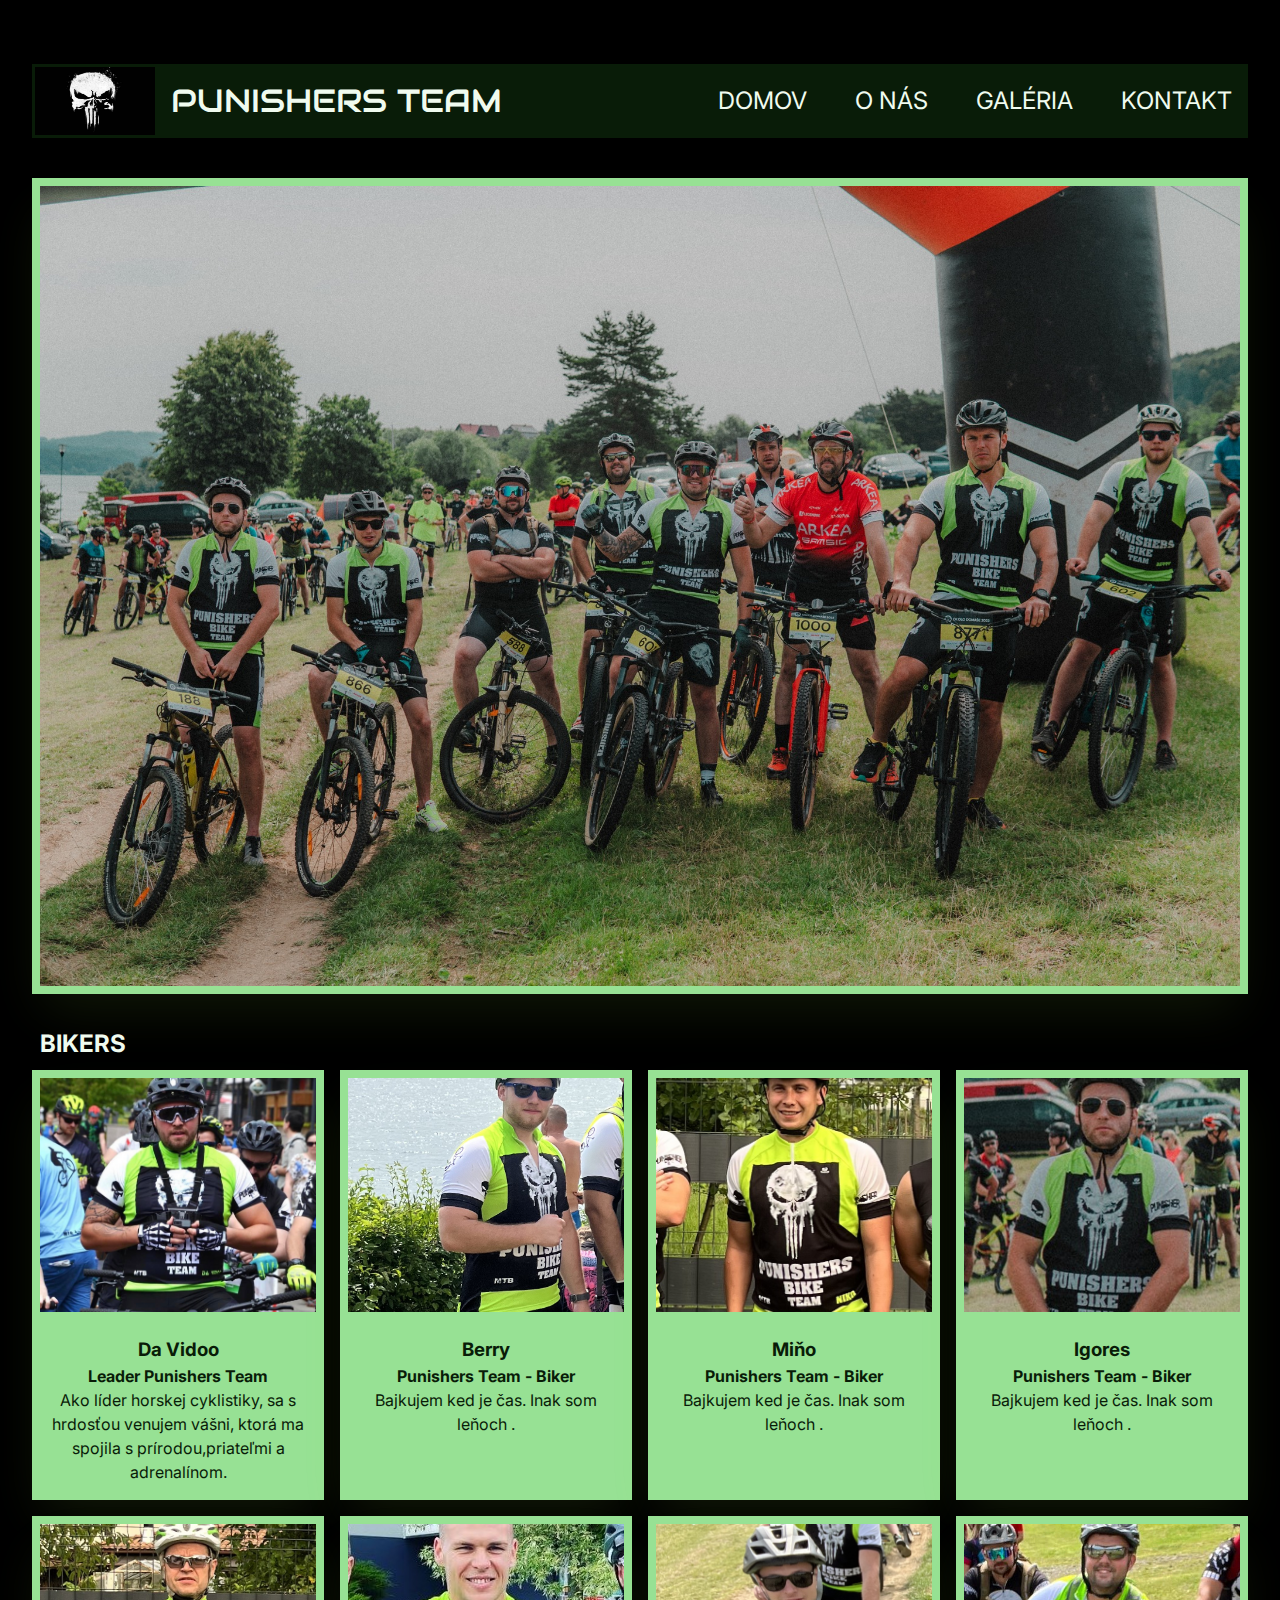
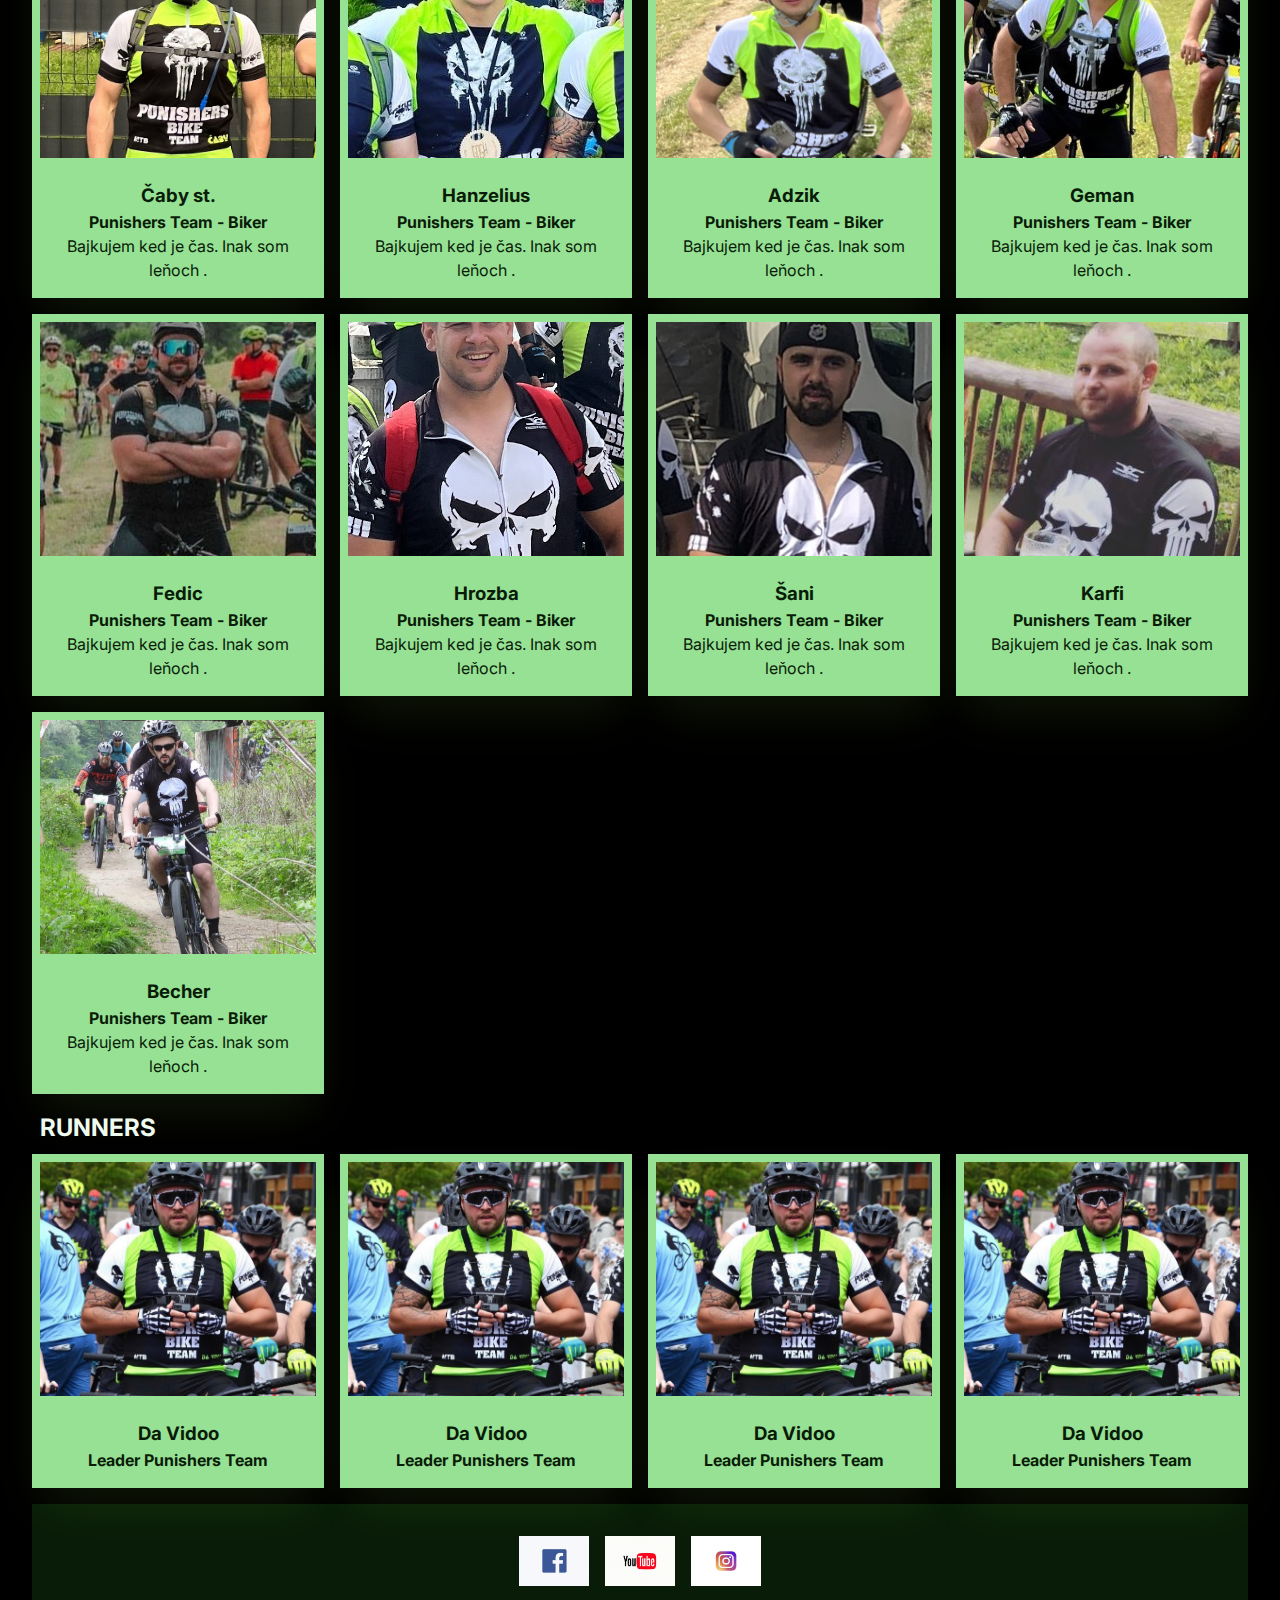
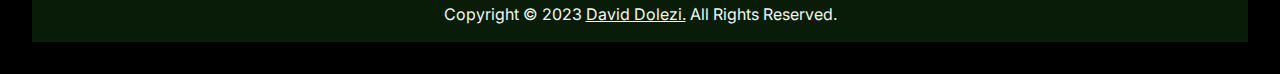
<file: about-us.html>
<!DOCTYPE html>
<html lang="en" class="dark-theme">
  <head>
    <meta charset="UTF-8" />
    <meta name="viewport" content="width=device-width, initial-scale=1.0" />
    <link rel="preconnect" href="https://fonts.googleapis.com" />
    <link rel="preconnect" href="https://fonts.gstatic.com" crossorigin />
    <link
      href="https://fonts.googleapis.com/css2?family=Audiowide&family=Black+Ops+One&family=Inter:wght@400;700&display=swap"
      rel="stylesheet"
    />
    <link rel="shortcut icon" type="image/jpg" href=assets/images/punisher.jpg>
    <link rel="stylesheet" href="assets/css/reset.css" />
    <link rel="stylesheet" href="assets/css/style.css" />

    <title>Punishers TEAM</title>
  </head>
  <body>
    <header class="header">
      <div class="logo-container">
        <img
          class="logo"
          src="assets/images/punisher.jpg"
          alt="logo punisher"
        />
        <span class="logo-text glow">Punishers Team </span>
      </div>
      <nav class="navigation">
        <ul class="navigation-list">
          <li class="navigation-item">
            <a class="navigation-link" href="index.html">Domov</a>
          </li>
          <li class="navigation-item">
            <a class="navigation-link" href="about-us.html">O nás</a>
          </li>
          <li class="navigation-item">
            <a class="navigation-link" href="#gallery">Galéria</a>
          </li>
          <li class="navigation-item">
            <a class="navigation-link" href="#contact">Kontakt</a>
          </li>
        </ul>
      </nav>
    </header>

    <main>
      <img class="team-foto shadow" src="assets/images/domasa.jpg" alt="" />
      <h2>BIKERS</h2>

      <div class="grid">
        <!-- div card -->
        <div class="card shadow">
          <img src="assets/images/davido.jpg" alt="" />

          <div class="text">
            <h3>Da Vidoo</h3>
            <span>Leader Punishers Team</span>
            <p>
              Ako líder horskej cyklistiky, sa s hrdosťou venujem vášni, ktorá
              ma spojila s prírodou,priateľmi a adrenalínom.
            </p>
          </div>
        </div>
        <div class="card shadow">
          <img src="assets/images/berry.jpg" alt="" />

          <div class="text">
            <h3>Berry</h3>
            <span>Punishers Team - Biker</span>
            <p>Bajkujem ked je čas. Inak som leňoch .</p>
          </div>
        </div>
        <div class="card shadow">
          <img src="assets/images/mino.jpg" alt="" />

          <div class="text">
            <h3>Miňo</h3>
            <span>Punishers Team - Biker</span>
            <p>Bajkujem ked je čas. Inak som leňoch .</p>
          </div>
        </div>
        <div class="card shadow">
          <img src="assets/images/igores.png" alt="" />

          <div class="text">
            <h3>Igores</h3>
            <span>Punishers Team - Biker</span>
            <p>Bajkujem ked je čas. Inak som leňoch .</p>
          </div>
        </div>
        <div class="card shadow">
          <img src="assets/images/caby.jpg" alt="" />

          <div class="text">
            <h3>Čaby st.</h3>
            <span>Punishers Team - Biker</span>
            <p>Bajkujem ked je čas. Inak som leňoch .</p>
          </div>
        </div>
        <div class="card shadow">
          <img src="assets/images/hanz.jpg" alt="" />

          <div class="text">
            <h3>Hanzelius</h3>
            <span>Punishers Team - Biker</span>
            <p>Bajkujem ked je čas. Inak som leňoch .</p>
          </div>
        </div>
        <div class="card shadow">
          <img src="assets/images/adzik.jpg" alt="" />

          <div class="text">
            <h3>Adzik</h3>
            <span>Punishers Team - Biker</span>
            <p>Bajkujem ked je čas. Inak som leňoch .</p>
          </div>
        </div>
        <div class="card shadow">
          <img src="assets/images/geman.jpg" alt="" />

          <div class="text">
            <h3>Geman</h3>
            <span>Punishers Team - Biker</span>
            <p>Bajkujem ked je čas. Inak som leňoch .</p>
          </div>
        </div>
        <div class="card shadow">
          <img src="assets/images/fedic.jpg" alt="" />

          <div class="text">
            <h3>Fedic</h3>
            <span>Punishers Team - Biker</span>
            <p>Bajkujem ked je čas. Inak som leňoch .</p>
          </div>
        </div>
        <div class="card shadow">
          <img src="assets/images/hrozba.jpg" alt="" />

          <div class="text">
            <h3>Hrozba</h3>
            <span>Punishers Team - Biker</span>
            <p>Bajkujem ked je čas. Inak som leňoch .</p>
          </div>
        </div>
        <div class="card shadow">
          <img src="assets/images/sano.jpg" alt="" />

          <div class="text">
            <h3>Šani</h3>
            <span>Punishers Team - Biker</span>
            <p>Bajkujem ked je čas. Inak som leňoch .</p>
          </div>
        </div>
        <div class="card shadow">
          <img src="assets/images/karfi.jpg" alt="" />

          <div class="text">
            <h3>Karfi</h3>
            <span>Punishers Team - Biker</span>
            <p>Bajkujem ked je čas. Inak som leňoch .</p>
          </div>
        </div>
        <div class="card shadow">
          <img src="assets/images/becher.jpg" alt="" />

          <div class="text">
            <h3>Becher</h3>
            <span>Punishers Team - Biker</span>
            <p>Bajkujem ked je čas. Inak som leňoch .</p>
          </div>
        </div>
      </div>

      <h2>RUNNERS</h2>

      <div class="grid">
        <!-- div card -->
        <div class="card shadow">
          <img src="assets/images/davido.jpg" alt="" />

          <div class="text">
            <h3>Da Vidoo</h3>
            <span>Leader Punishers Team</span>
          </div>
        </div>
        <div class="card shadow">
          <img src="assets/images/davido.jpg" alt="" />

          <div class="text">
            <h3>Da Vidoo</h3>
            <span>Leader Punishers Team</span>
          </div>
        </div>
        <div class="card shadow">
          <img src="assets/images/davido.jpg" alt="" />

          <div class="text">
            <h3>Da Vidoo</h3>
            <span>Leader Punishers Team</span>
          </div>
        </div>
        <div class="card shadow">
          <img src="assets/images/davido.jpg" alt="" />

          <div class="text">
            <h3>Da Vidoo</h3>
            <span>Leader Punishers Team</span>
          </div>
        </div>
      </div>
    </main>

    <footer>
      <div class="socials">
        <a href="https://www.facebook.com/david.dolezi" target="_blank"
          ><img src="assets/images/fblogo.gif" width="70" height="50"
        /></a>
        <a
          href="https://www.youtube.com/channel/UCby7NANkxaf76ov2-wz8_qA"
          target="_blank"
          ><img src="assets/images/youtubelogo.gif" width="70" height="50"
        /></a>
        <a href="https://www.instagram.com/da_vidoo6" target="_blank"
          ><img src="assets/images/instalogo.gif" width="70" height="50"
        /></a>
      </div>
      <p>
        Copyright © 2023
        <a
          href="mailto:david.dolezi@gmail.com"
          target="_blank"
          class="footer-link"
        >
          David Dolezi.</a
        >
        All Rights Reserved.
      </p>
    </footer>
  </body>
</html>
</file>
<file: assets/css/style.css>
.light-theme {
  --text: #000000;
  --background: #f0fbef;
  --primary: #97e194;
  --secondary: #cef0cc;
  --accent: #164413;
}
.dark-theme {
  --text: #f0fbef;
  --background: #000000;
  --primary: #97e194;
  --secondary: #091c08;
  --accent: #3ebc34;
}

body {
  font-family: "Inter", sans-serif;
  margin-inline: auto;
  padding: 2rem;
  background-color: var(--background);
  color: var(--text);
  max-width: 80rem;
}
h2 {
  padding: 0.5rem;
  padding-top: 1rem;
}
/**********/
/* HEADER */
/**********/
.header {
  display: flex;
  margin-top: 2rem;
  align-items: center;
  justify-content: space-between;
  background-color: var(--secondary);
  margin-bottom: 2.5rem;
}
.logo-container {
  display: flex;
  gap: 1rem;
  align-items: center;
  padding: 0.1875rem;
}
.logo-container {
  display: flex;
  gap: 1rem;
  align-items: center;
}
.logo {
  width: 7.5rem;
  height: 4.25rem;
}
.logo-text {
  font-size: 2rem;
  text-transform: uppercase;
  font-family: "Audiowide", cursive;
}
.navigation {
}
.navigation-list {
  display: flex;
  gap: 1rem;
  list-style: none;
  font-size: 1.5rem;
  text-transform: uppercase;
  flex-wrap: wrap;
}
.navigation-link {
  padding-inline: 1rem;
  padding-block: 1.1875rem;
  display: block;
  text-decoration: none;
  color: var(--text);
}
.navigation-item:hover {
  background-color: var(--primary);
  transition: background 0.3s;
}
/****************/
/* MAIN CONTENT */
/****************/
.content-container {
  display: flex;
  gap: 2.5rem;
}
.main-content {
  max-width: 55rem;
  display: grid;
  gap: 2rem;
}
.text {
  padding: 1rem;
  color: var(--secondary);
}
.text h2 {
  margin-bottom: 1rem;
}
.bg-primary {
  background-color: var(--primary);
}

.shadow {
  box-shadow: 0 25px 50px -12px rgba(164, 245, 73, 0.1);
}

.glow {
  animation: glow 1s ease-in-out infinite alternate;
}

@-webkit-keyframes glow {
  from {
    text-shadow: 0 0 10px #fff, 0 0 20px #fff, 0 0 30px var(--secondary),
      0 0 40px var(--secondary), 0 0 50px var(--secondary),
      0 0 60px var(--secondary), 0 0 70px var(--secondary);
  }

  to {
    text-shadow: 0 0 10px #fff, 0 0 20px var(--primary), 0 0 30px var(--primary),
      0 0 40px var(--primary), 0 0 50px var(--primary), 0 0 60px var(--primary),
      0 0 70px var(--primary);
  }
}

/****************/
/* Side bar */
/****************/

table {
  border-collapse: collapse;
  width: 100%;
}

thead {
  background-color: var(--primary);
  color: black;
}

th,
td {
  border-right: 1px solid black;
  padding: 8px;
  text-align: left;
}

th {
  text-transform: uppercase;
}
tr {
  padding: 0.5rem;
}

.sidebar {
  background-color: var(--secondary);
  max-width: 35rem;
}
.sidebar-card {
  width: 100%;
}
.text-sidebar {
  padding: 1rem;
}
button {
  padding-inline: 1rem;
  padding-block: 1.1875rem;
  display: block;
  text-decoration: none;
  color: var(--text);
  background-color: var(--secondary);
}
th,
td {
  padding-right: 0.625rem;
}

/****************/
/* Move Mouse on img */
/****************/
.move-mouse,
.move-mouse2 {
  position: relative;
  display: inline-block;
}

.hidden-img {
  position: absolute;
  top: 0;
  right: 0;
  opacity: 0;
  transition: opacity 0.3s ease;
}

.move-mouse:hover .hidden-img,
.move-mouse2:hover .hidden-img {
  opacity: 1;
}

/****************/
/* FOOTER */
/****************/
footer {
  text-align: center;
  padding: 1rem;
  margin-top: 1rem;
  background-color: var(--secondary);
  color: var(--text);
  margin-inline: auto;
}
.footer-link {
  color: var(--text);
}
.footer-link:hover {
  color: var(--accent);
}

.socials {
  display: flex;
  justify-content: center;
  gap: 1rem;
  padding: 1rem;
}

/****************/
/* Pop-up */
/****************/

#popup {
  opacity: 0; /* PĂ´vodne je obrĂˇzok neviditeÄľnĂ˝ */
  visibility: hidden; /* PĂ´vodne je obrĂˇzok skrytĂ˝ */
  transition: opacity 0.5s ease; /* PrechodovĂˇ animĂˇcia pre opacity */
  position: fixed;
  top: 50%;
  left: 50%;
  transform: translate(-50%, -50%);
  z-index: 9999;
}

#popup img {
  max-width: 100%;
  max-height: 100%;
}

#close {
  position: absolute;
  top: 10px;
  right: 10px;
  cursor: pointer; /* ZmenĂ­ kurzor na ukazovateÄľ pri prejdenĂ­ myĹˇou nad ikonu */
}

/****************/
/* Utility */
/****************/

.team-foto {
  margin-bottom: 1rem;
  padding: 0.5rem;
  background-color: var(--primary);
}
.grid {
  display: grid;
  grid-template-columns: repeat(auto-fit, minmax(287px, 1fr));
  gap: 1rem;
  text-align: center;
}
.card {
  background-color: var(--primary);

  overflow: hidden;
}
.card img {
  max-height: 250px;
  width: 100%;
  padding: 0.5rem;
  object-fit: cover;
}
.card span {
  font-size: 16px;
  font-weight: 700;
}
.card-xl img {
  max-height: 45.5rem;
  width: 100%;
}
</file>
